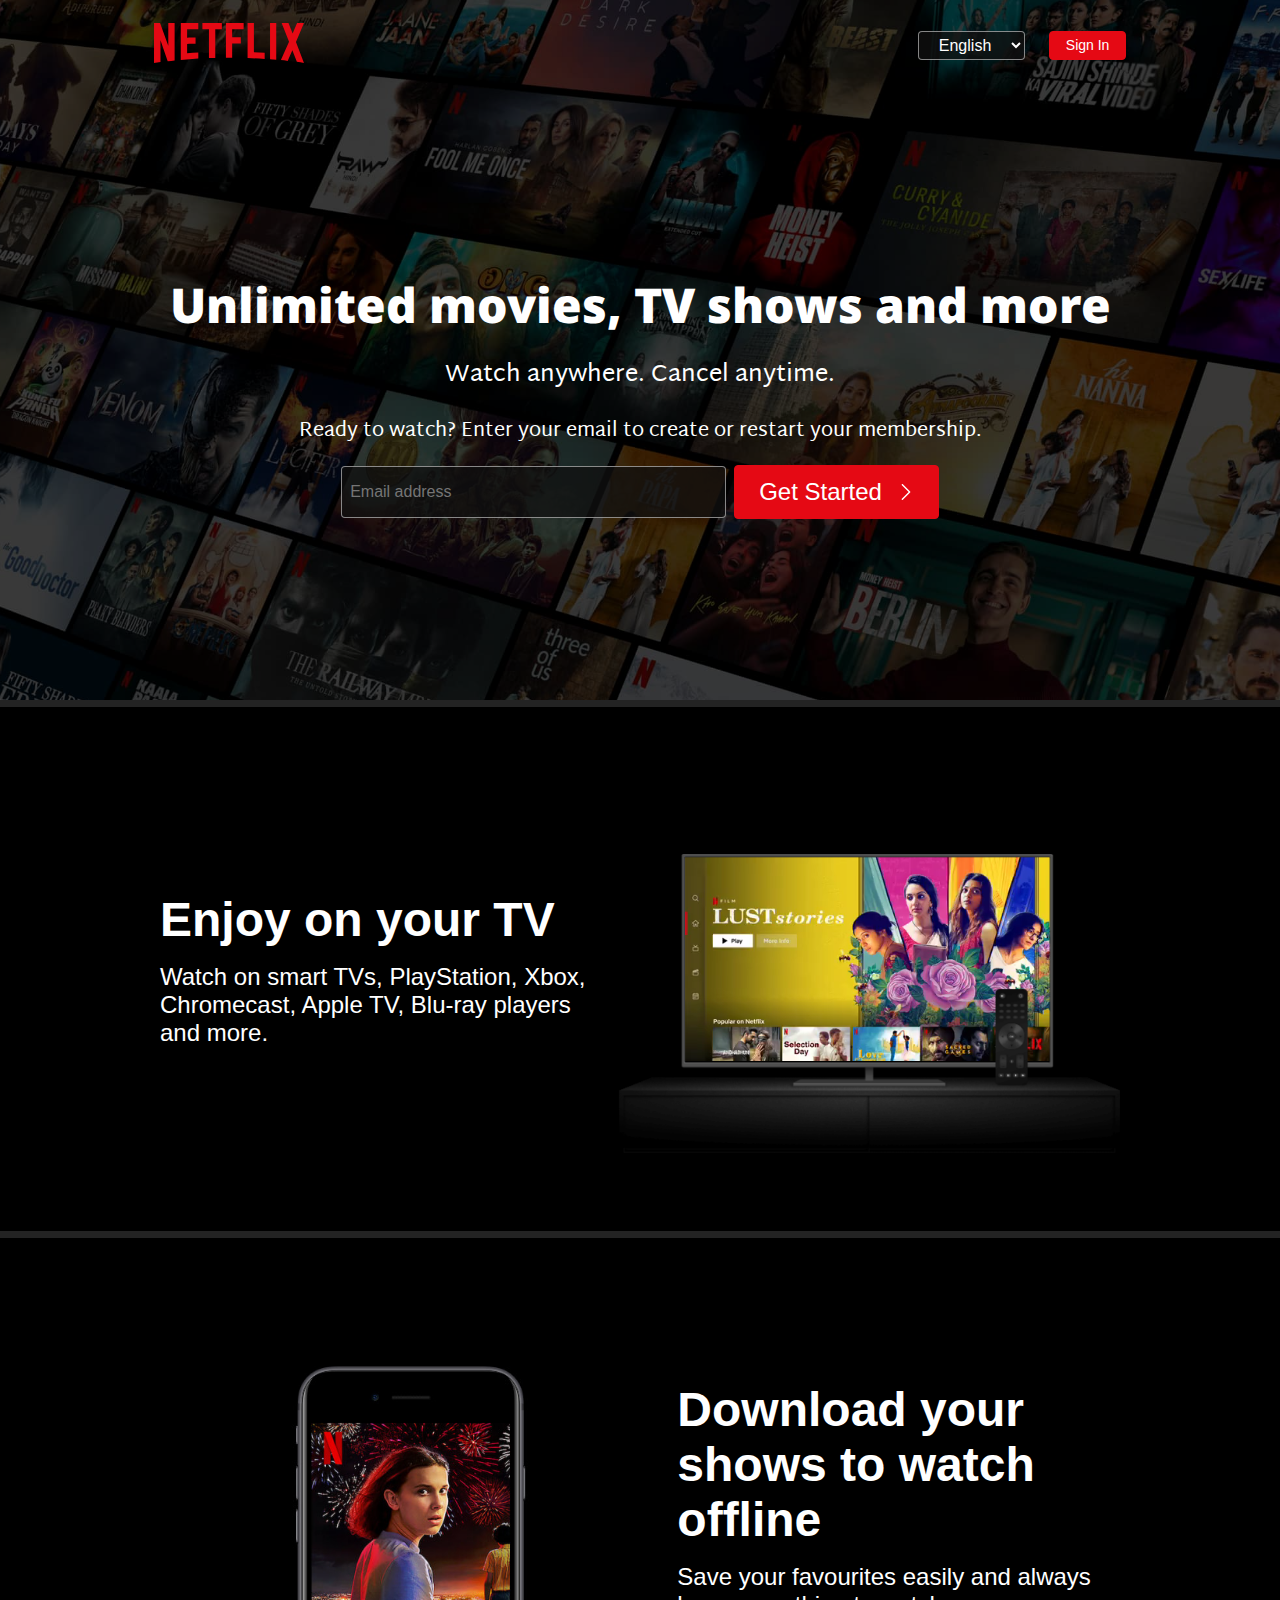
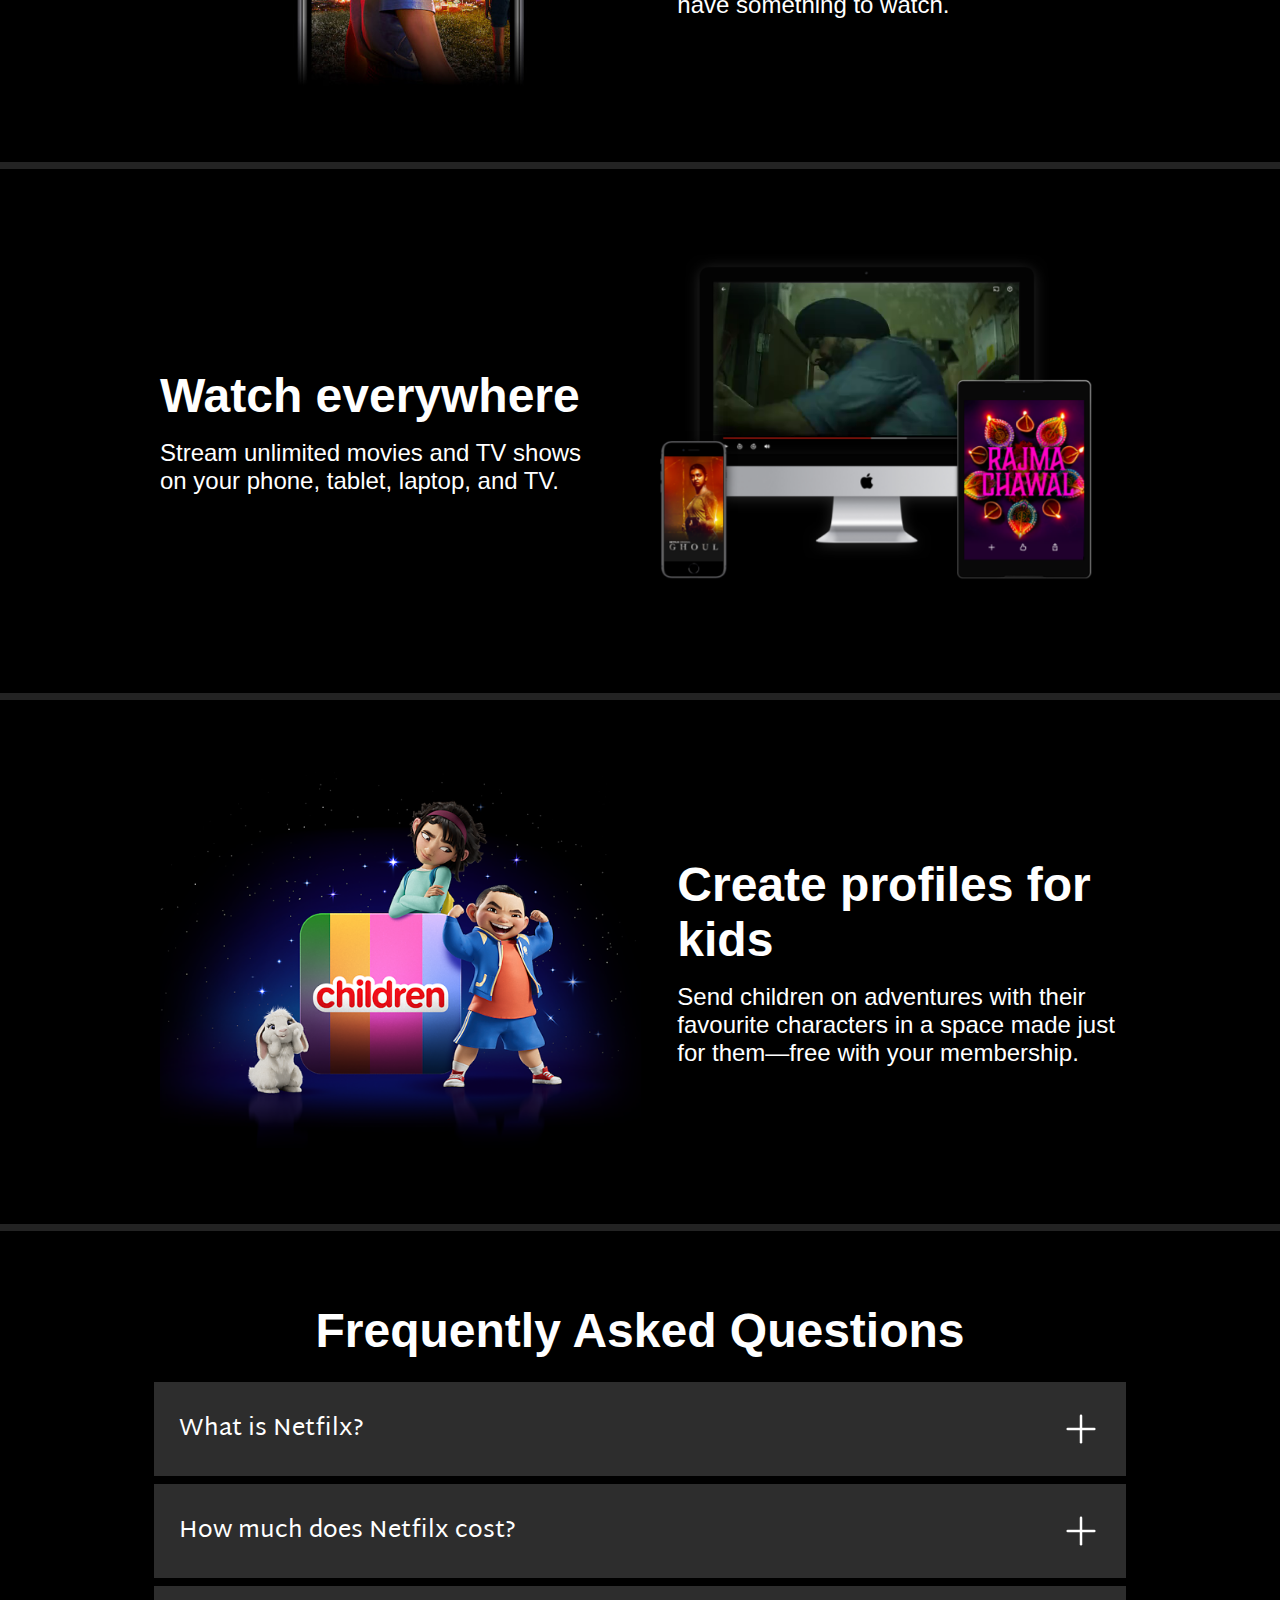
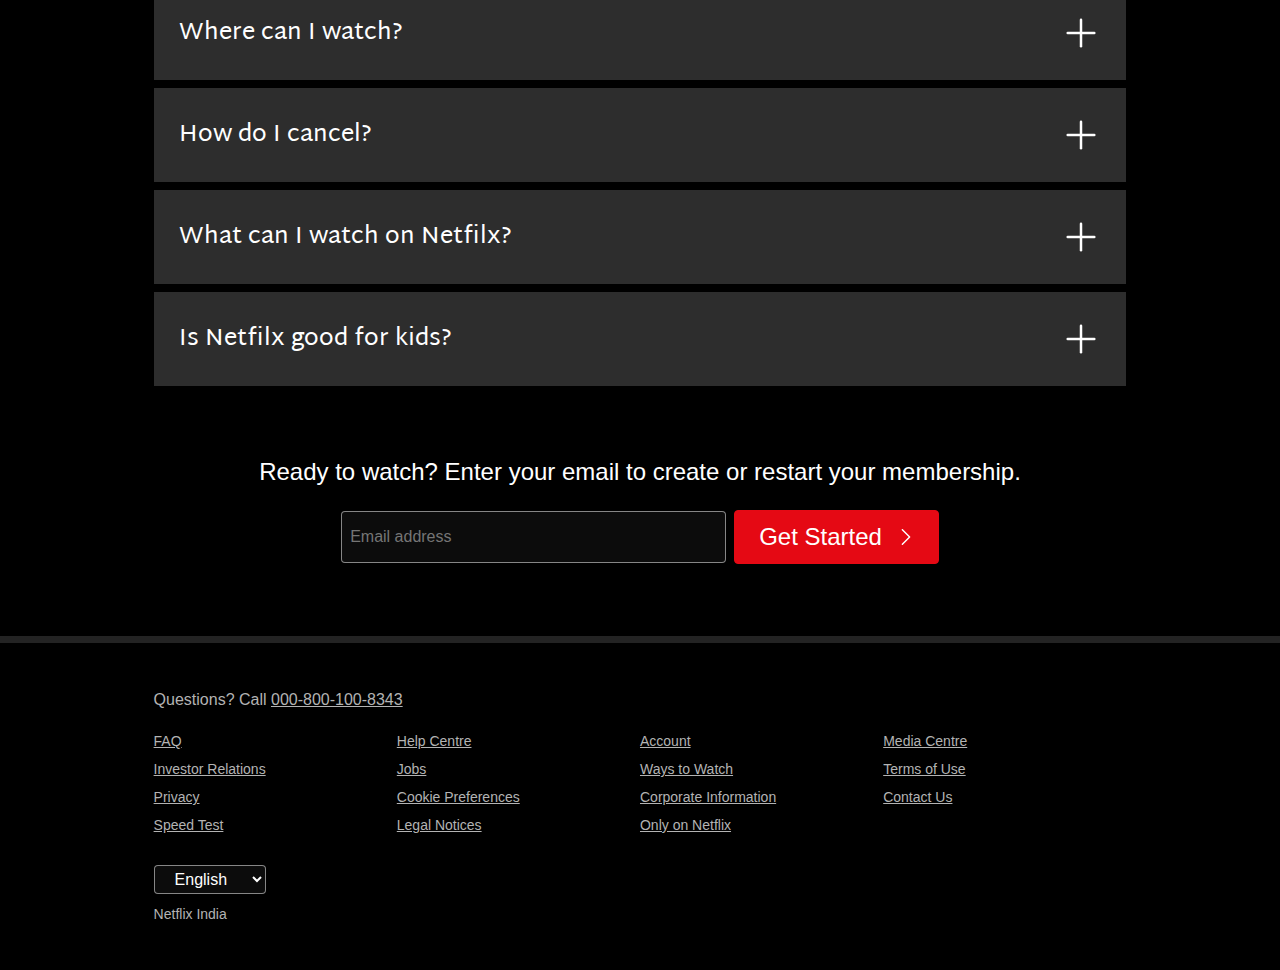
<file: Netflix Clone/index.html>
<!DOCTYPE html>
<html lang="en">
<head>
    <meta charset="UTF-8">
    <meta name="viewport" content="width=device-width, initial-scale=1.0">
    <title>NETFLIX</title>
    <link rel="stylesheet" href="style.css">
</head>
<body>
    <div class="main">
        <nav>
            <span>
                <img src="Assets/logo.svg" alt="">
            </span>
            <div class="nav-btn">
                <select name="English" id="lang" class="btn">
                    <option value="English">English</option>
                    <option value="Hindi">Hindi</option>
                </select>
                <button class="btn btn-red-si">Sign In</button>
            </div>
        </nav>
        <div class="box">
        </div>
        <div class="hero">
            <span>Unlimited movies, TV shows and more</span>
            <span>Watch anywhere. Cancel anytime.</span>
            <span>Ready to watch? Enter your email to create or restart your membership.</span>
            <div class="get-started">
                <input class="email btn" type="text" placeholder="Email address">
                <button class="btn btn-red-gs">Get Started <img src="Assets/right-arrow.svg" height="16px" alt=""></button>
            </div>
        </div>
        <div class="separation"></div>
        <section class="first">
            <div class="first-text">
                <h2>
                    Enjoy on your TV
                </h2>
                <p>
                    Watch on smart TVs, PlayStation, Xbox, Chromecast, Apple TV, Blu-ray players and more.
                </p>
            </div>
            <div class="tv-img">
                <img src="Assets/tv.png" alt="">
                <video src="Assets/videoTv.m4v" autoplay loop muted></video>
            </div>
        </section>
        <div class="separation"></div>
        <section class="first second">
            <div class="tv-img">
                <img src="Assets/mobile.jpg" alt="">
            </div>
            <div class="first-text">
                <h2>
                    Download your shows to watch offline
                </h2>
                <p>
                    Save your favourites easily and always have something to watch.
                </p>
            </div>
        </section>
        <div class="separation"></div>
        <section class="first third">
            <div class="first-text">
                <h2>
                    Watch everywhere
                </h2>
                <p>
                    Stream unlimited movies and TV shows on your phone, tablet, laptop, and TV.
                </p>
            </div>
            <div class="tv-img pc-img">
                <img src="Assets/device-pile-in.png" alt="">
                <video src="Assets/video1.m4v" autoplay loop muted></video>
            </div>
        </section>
        <div class="separation"></div>
        <section class="first">
            <div class="tv-img">
                <img src="Assets/child.png" alt="">
            </div>
            <div class="first-text">
                <h2>
                    Create profiles for kids
                </h2>
                <p>
                    Send children on adventures with their favourite characters in a space made just for them—free with your membership.
                </p>
            </div>
        </section>
        <div class="separation"></div>
        <section class="faq">
            <h2>
                Frequently Asked Questions
            </h2>
            <button class="box-faq"><span>What is Netfilx?</span><img src="Assets/add-01.svg" alt=""></button>
            <button class="box-faq"><span>How much does Netfilx cost?</span><img src="Assets/add-01.svg" alt=""></button>
            <button class="box-faq"><span>Where can I watch?</span><img src="Assets/add-01.svg" alt=""></button>
            <button class="box-faq"><span>How do I cancel?</span><img src="Assets/add-01.svg" alt=""></button>
            <button class="box-faq"><span>What can I watch on Netfilx?</span><img src="Assets/add-01.svg" alt=""></button>
            <button class="box-faq"><span>Is Netfilx good for kids?</span><img src="Assets/add-01.svg" alt=""></button>
        </section>
        <div class="email-last">
            <span>Ready to watch? Enter your email to create or restart your membership.</span>
            <div class="get-started">
                <input class="email btn" type="text" placeholder="Email address">
                <button class="btn btn-red-gs">Get Started <img src="Assets/right-arrow.svg" height="16px" alt=""></button>
            </div>
        </div>
        <div class="separation"></div>
        <footer>
            <span>
                Questions? Call <a target="_blank" href="https://www.netflix.com/in/">000-800-100-8343</a>
            </span>
            <div class="footer">
                <div class="footer-list">
                    <a target="_blank" href="https://www.netflix.com/in/">FAQ</a>
                    <a target="_blank" href="https://www.netflix.com/in/">Investor Relations</a>
                    <a target="_blank" href="https://www.netflix.com/in/">Privacy</a>
                    <a target="_blank" href="https://www.netflix.com/in/">Speed Test</a>
                </div>
                <div class="footer-list">
                    <a target="_blank" href="https://www.netflix.com/in/">Help Centre</a>
                    <a target="_blank" href="https://www.netflix.com/in/">Jobs</a>
                    <a target="_blank" href="https://www.netflix.com/in/">Cookie Preferences</a>
                    <a target="_blank" href="https://www.netflix.com/in/">Legal Notices</a>
                </div>
                <div class="footer-list">
                    <a target="_blank" href="https://www.netflix.com/in/">Account</a>
                    <a target="_blank" href="https://www.netflix.com/in/">Ways to Watch</a>
                    <a target="_blank" href="https://www.netflix.com/in/">Corporate Information</a>
                    <a target="_blank" href="https://www.netflix.com/in/">Only on Netflix</a>
                </div>
                <div class="footer-list">
                    <a target="_blank" href="https://www.netflix.com/in/">Media Centre</a>
                    <a target="_blank" href="https://www.netflix.com/in/">Terms of Use</a>
                    <a target="_blank" href="https://www.netflix.com/in/">Contact Us</a>
                </div>
            </div>
            <select name="English" id="lang" class="btn footer-select">
                <option value="English">English</option>
                <option value="Hindi">Hindi</option>
            </select>
            <div style="padding-top: 12px;">Netflix India</div>
        </footer>
    </div>
</body>
</html>
</file>
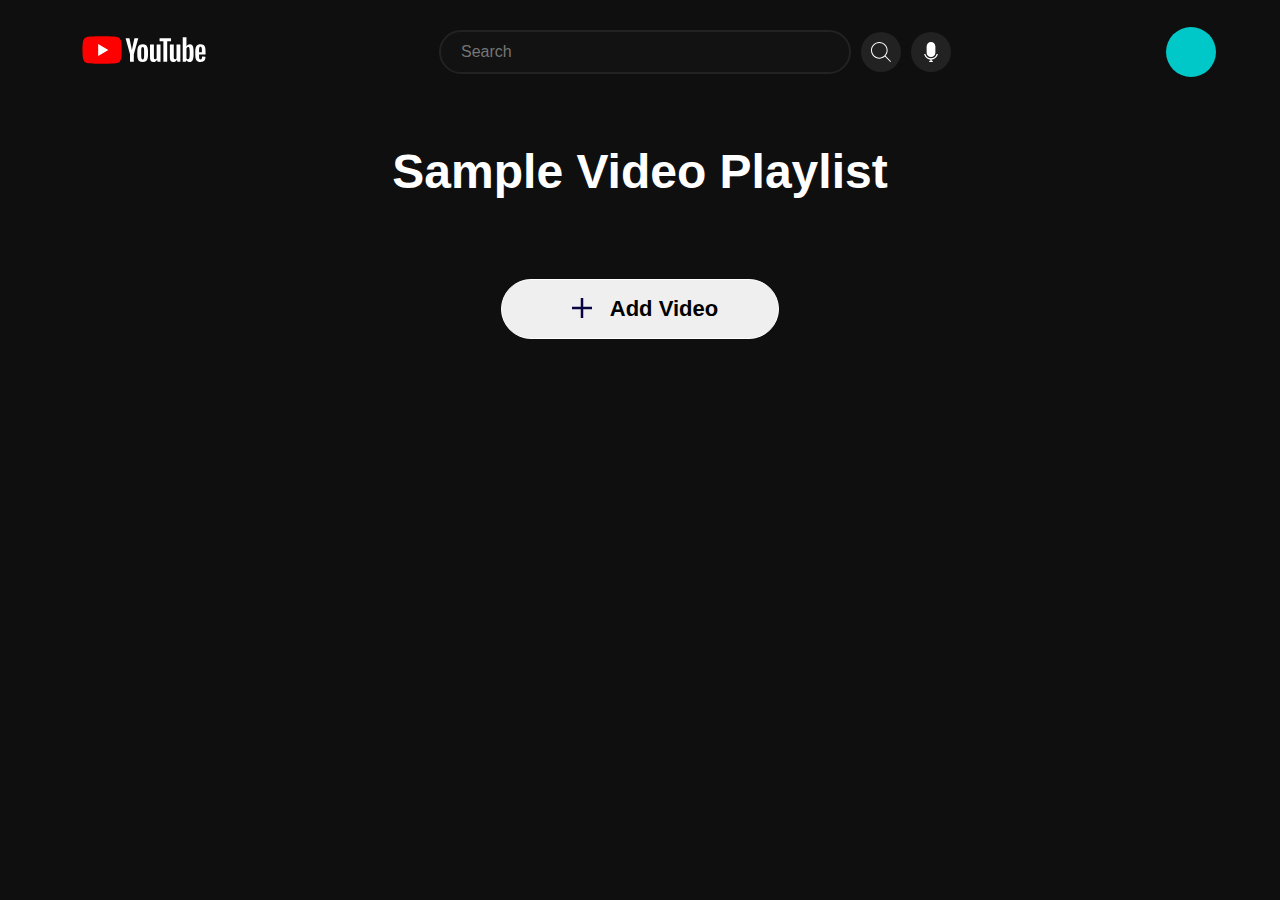
<file: Basic/CardGenerator/index.html>
<!DOCTYPE html>
<html lang="en">
<head>
    <meta charset="UTF-8">
    <meta name="viewport" content="width=device-width, initial-scale=1.0">
    <title>Sample YouTube Playlist</title>
    <link rel="stylesheet" href="style.css">
    <link rel="shortcut icon" href="Assets/YouTube-Logo.svg" type="image/x-icon">
</head>
<body>
    <nav>
        <div class="logo">
            <img src="Assets/YouTube-Logo.svg" alt="" height="100px" width="160px">
        </div>
        <div class="search-bar">
            <input type="text" class="search" placeholder="Search">
            <div class="search-img">
                <img src="Assets/search-icon.svg" height="20px" alt="">
            </div>
            <div class="search-img mic">
                <img src="Assets/microphone-icon.svg" height="20px" alt="">
            </div>
        </div>
        <div class="circle"></div>
    </nav>
    <h1>
        Sample Video Playlist
    </h1>
    <div class="container">
        <!-- <div class="card">
            <div class="video-number">1</div>
            <div class="image">
                <img src="Assets/youtube.jpg" alt="">
                <div class="capsule">12:34</div>
            </div>
            <div class="text">
                <div class="video-title">Sample Video Title 1</div>
                <div class="video-description">
                    <div>Channel name</div>
                    <div class="bullet"></div>
                    <div>Views</div>
                    <div class="bullet"></div>
                    <div>months ago</div>
                </div>
            </div>
        </div> -->
    </div>
    <button id="btn">
        <div class="add-img">
            <img src="Assets/add-icon.svg" height="40px" alt="">
        </div>
        <div>Add Video</div>
    </button>
    <script src="script.js"></script>
</body>
</html>
</file>
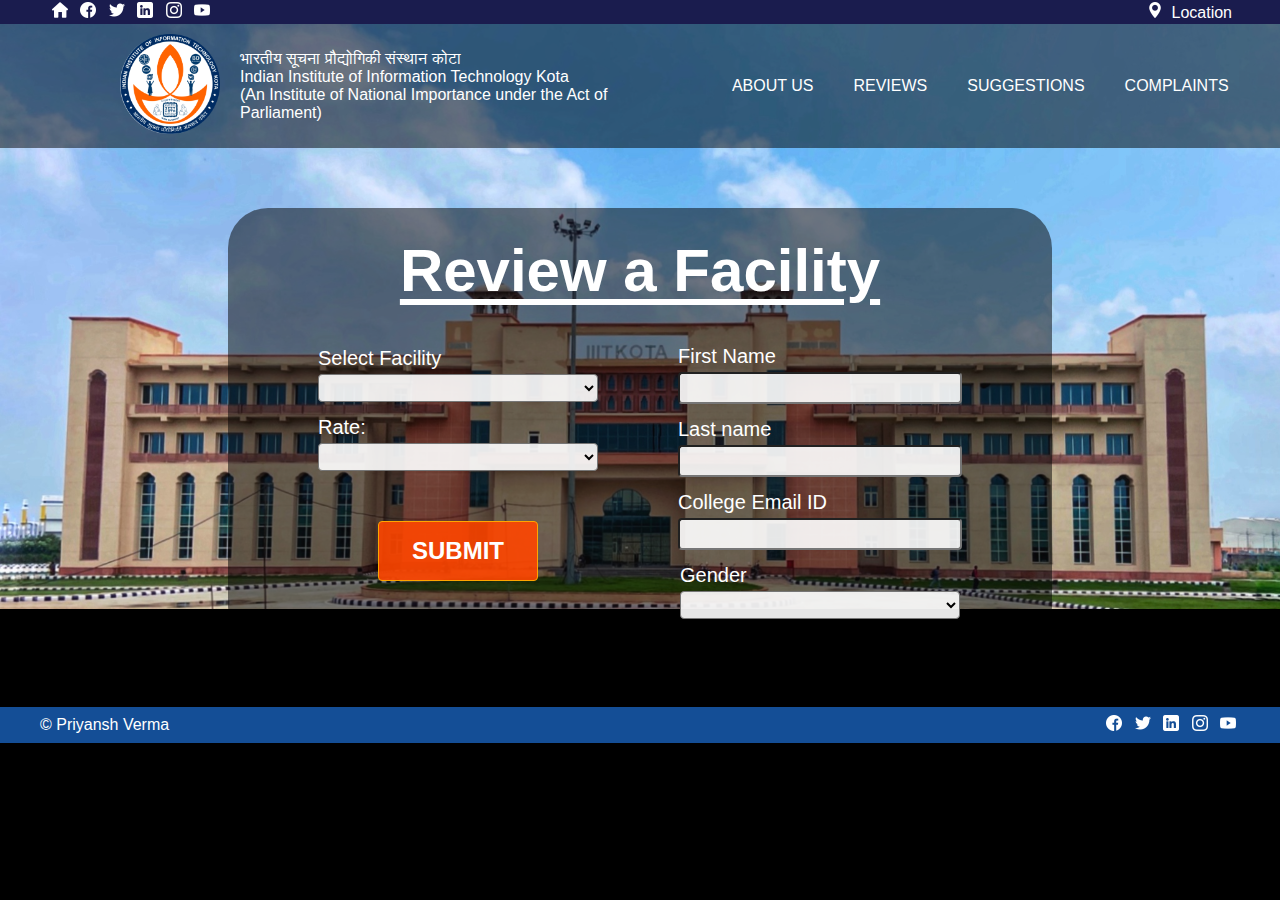
<file: College Review/FacilityReview/index.html>
<!DOCTYPE html>
<html lang="en">
  <head>
    <meta charset="UTF-8" />
    <meta name="viewport" content="width=device-width, initial-scale=1.0" />
    <title>Review a Facility</title>
    <link rel="shortcut icon" href="../Assets/iiitk-logo.png" type="image/x-icon">
    <link rel="stylesheet" href="style.css" />
  </head>
  <body>
    <header>
      <div class="header-left">
        <img src="../Assets/home.png" alt="" />
        <a href="https://www.facebook.com/IIITKotaOffice/">
          <img src="../Assets/facebook.png" alt="" />
        </a>
        <a href="https://twitter.com/IIITKotaOffice">
          <img src="../Assets/twitter.png" alt="" />
        </a>
        <a href="https://www.linkedin.com/school/iiitkotaoffice">
          <img src="../Assets/linkedin.png" alt="" />
        </a>
        <a href="https://www.instagram.com/iiitkotaoffice/">
          <img src="../Assets/instagram.png" alt="" />
        </a>
        <a href="https://www.youtube.com/channel/UCMvxTDPPnyuEPSGgjOv6HBQ">
          <img src="../Assets/youtube.png" alt="" />
        </a>
      </div>
      <div class="header-right">
        <a href="https://goo.gl/maps/KfBmHcSVKmzt3hvj7">
          <img src="../Assets/location.png" alt="" />
          <span>Location</span>
        </a>
      </div>
    </header>
    <nav>
      <div class="logo">
        <img src="../Assets/iiitk-logo.png" alt="" />
      </div>
      <div class="description">
        <span>भारतीय सूचना प्रौद्योगिकी संस्थान कोटा </span>
        <span>Indian Institute of Information Technology Kota</span>
        <span
          >(An Institute of National Importance under the Act of
          Parliament)</span
        >
      </div>
      <div class="menu">
        <span>ABOUT US</span>
        <span>REVIEWS</span>
        <span>SUGGESTIONS</span>
        <span>COMPLAINTS</span>
      </div>
    </nav>
    <main>
      <div class="container">
        <h1>Review a Facility</h1>
        <form action="connect.php" method="post">
          <div class="left">
            <div class="group">
              <label for="selectCat">Select Facility</label>
              <select name="selectCat" id="selectCat">
                <option value=""></option>
                <option value="Placements">Placements</option>
                <option value="Mess">Mess</option>
                <option value="Hostel">Hostel</option>
                <option value="Network">Network</option>
                <option value="Infrastructure">Infrastructure</option>
                <option value="Academics">Academics</option>
                <option value="Campus">Campus Life</option>
              </select>
            </div>
            <div class="group">
              <label for="stars">Rate:</label>
              <select name="stars" id="stars">
                <option value=""></option>
                <option value="1">1</option>
                <option value="2">2</option>
                <option value="3">3</option>
                <option value="4">4</option>
                <option value="5">5</option>
              </select>
            </div>
            <button type="submit" class="btn">SUBMIT</button>
          </div>
          <div class="right">
            <div class="group">
              <label for="firstName">First Name</label>
              <input
                type="text"
                class="form-control"
                id="firstName"
                name="firstName"
              />
            </div>
            <div class="group">
              <label for="lastName">Last name</label>
              <input
                type="text"
                class="form-control"
                id="lastName"
                name="lastName"
              />
            </div>
            <div class="group">
              <label for="email">College Email ID</label>
              <input
                type="email"
                class="form-control"
                id="email"
                name="email"
              />
            </div>
            <div class="group">
              <label for="gender">Gender</label>
              <select name="gender" id="gender">
                <option value=""></option>
                <option value="m">Male</option>
                <option value="f">Female</option>
                <option value="o">Others</option>
              </select>
            </div>
          </div>
          
        </form>
      </div>
    </main>
    <footer>
      <div class="footer">&copy; Priyansh Verma</div>
      <div class="header-left">
        <a href="https://www.facebook.com/IIITKotaOffice/">
          <img src="../Assets/facebook.png" alt="" />
        </a>
        <a href="https://twitter.com/IIITKotaOffice">
          <img src="../Assets/twitter.png" alt="" />
        </a>
        <a href="https://www.linkedin.com/school/iiitkotaoffice">
          <img src="../Assets/linkedin.png" alt="" />
        </a>
        <a href="https://www.instagram.com/iiitkotaoffice/">
          <img src="../Assets/instagram.png" alt="" />
        </a>
        <a href="https://www.youtube.com/channel/UCMvxTDPPnyuEPSGgjOv6HBQ">
          <img src="../Assets/youtube.png" alt="" />
        </a>
      </div>
    </footer>
  </body>
</html>
</file>
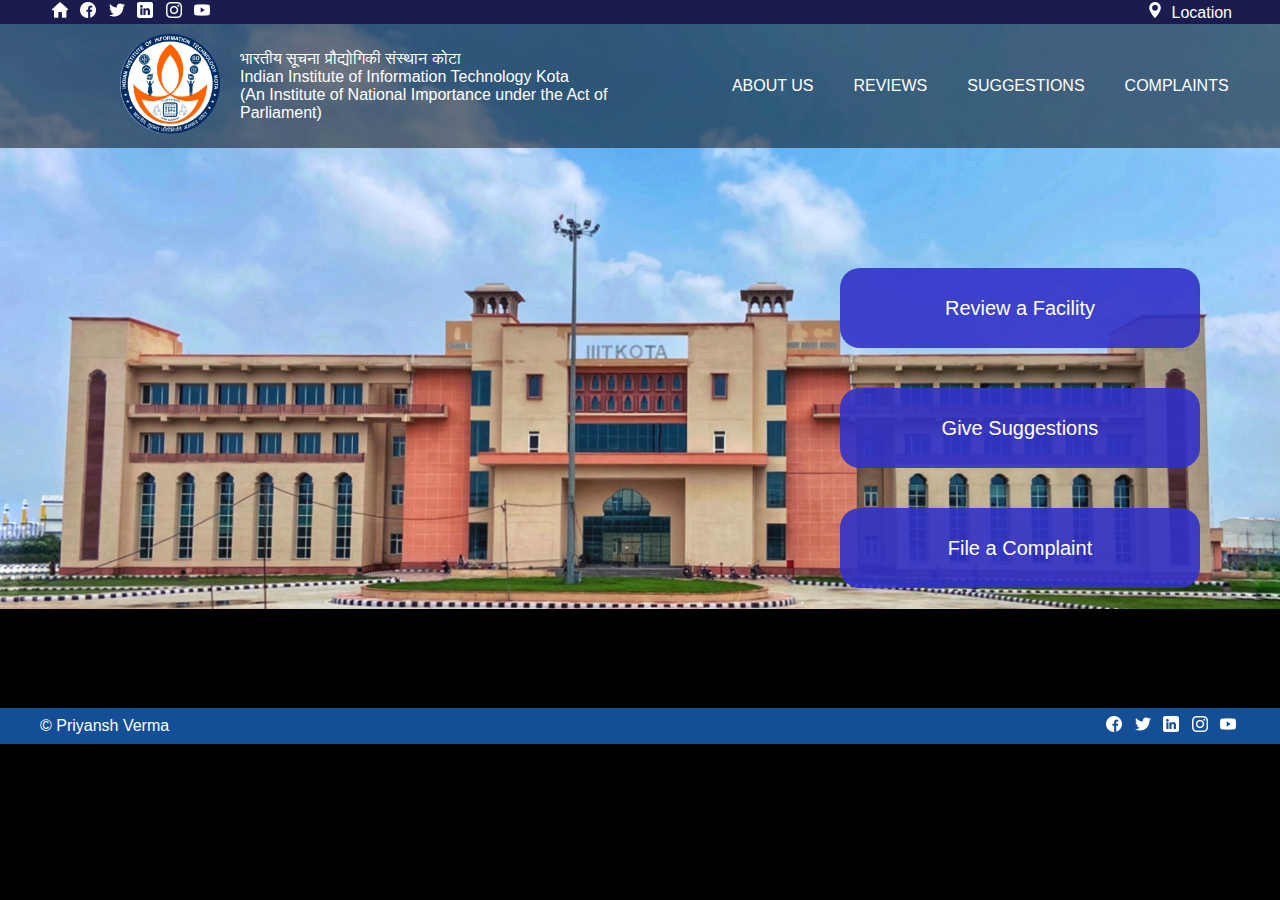
<file: College Review/HomePage/index.html>
<!DOCTYPE html>
<html lang="en">
<head>
    <meta charset="UTF-8">
    <meta name="viewport" content="width=device-width, initial-scale=1.0">
    <title>Home - College Review</title>
    <link rel="stylesheet" href="style.css">
    <link rel="shortcut icon" href="../Assets/iiitk-logo.png" type="image/x-icon">
</head>
<body>
    <header>
        <div class="header-left">
            <img src="../Assets/home.png" alt="">
            <a href="https://www.facebook.com/IIITKotaOffice/">
                <img src="../Assets/facebook.png" alt="">
            </a>
            <a href="https://twitter.com/IIITKotaOffice">
                <img src="../Assets/twitter.png" alt="">
            </a>
            <a href="https://www.linkedin.com/school/iiitkotaoffice">
                <img src="../Assets/linkedin.png" alt="">
            </a>
            <a href="https://www.instagram.com/iiitkotaoffice/">
                <img src="../Assets/instagram.png" alt="">
            </a>
            <a href="https://www.youtube.com/channel/UCMvxTDPPnyuEPSGgjOv6HBQ">
                <img src="../Assets/youtube.png" alt="">
            </a>
        </div>
        <div class="header-right">
            <a href="https://goo.gl/maps/KfBmHcSVKmzt3hvj7">
                <img src="../Assets/location.png" alt="">
                <span>Location</span>
            </a>
        </div>
    </header>
    <nav>
        <div class="logo">
            <img src="../Assets/iiitk-logo.png" alt="">
        </div>
        <div class="description">
            <span>भारतीय सूचना प्रौद्योगिकी संस्थान कोटा </span>
            <span>Indian Institute of Information Technology Kota</span>
            <span>(An Institute of National Importance under the Act of Parliament)</span>
        </div>
        <div class="menu">
            <span>ABOUT US</span>
            <span>REVIEWS</span>
            <span>SUGGESTIONS</span>
            <span>COMPLAINTS</span>
        </div>
    </nav>
    <main>
        <section></section>
        <aside>
            <a href="../FacilityReview/index.html" class="card review">Review a Facility</a>
            <div class="card suggestion">Give Suggestions</div>
            <div class="card complaint">File a Complaint</div>
        </aside>
    </main>
    <footer>
        <div class="footer">
            &copy; Priyansh Verma
        </div>
        <div class="header-left">
            <a href="https://www.facebook.com/IIITKotaOffice/">
                <img src="../Assets/facebook.png" alt="">
            </a>
            <a href="https://twitter.com/IIITKotaOffice">
                <img src="../Assets/twitter.png" alt="">
            </a>
            <a href="https://www.linkedin.com/school/iiitkotaoffice">
                <img src="../Assets/linkedin.png" alt="">
            </a>
            <a href="https://www.instagram.com/iiitkotaoffice/">
                <img src="../Assets/instagram.png" alt="">
            </a>
            <a href="https://www.youtube.com/channel/UCMvxTDPPnyuEPSGgjOv6HBQ">
                <img src="../Assets/youtube.png" alt="">
            </a>
        </div>
    </footer>
</body>
</html>
</file>
<file: Netflix Clone/style.css>
@import url('https://fonts.googleapis.com/css2?family=Martel+Sans:wght@400;600&family=Noto+Sans:wght@900;500&family=Roboto:wght@500&display=swap');

* {
    padding: 0;
    margin: 0;
}

:root {
    --color-red: rgb(229, 9, 20);
}

body {
    background-color: black;
}

.main {
    background-image: url("Assets/bg.jpg");
    background-position: center center;
    background-size: max(1300px, 100vw);
    background-repeat: no-repeat;
    height: 700px;
    /* width: 100vw; */
    position: relative;
}

.main .box {
    height: 700px;
    width: 100%;
    opacity: 0.7;
    position: absolute;
    top: 0;
    background-color: black;
}

nav {
    display: flex;
    justify-content: space-between;
    align-items: center;
    max-width: 76vw;
    margin: auto;
    height: 90px;
}

nav img {
    color: red;
    width: 150px;
    position: relative;
    z-index: 10;
}

nav button, select {
    position: relative;
    z-index: 10;
}

.hero {
    height: calc(100% - 90px);
    display: flex;
    align-items: center;
    justify-content: center;
    flex-direction: column;
    color: white;
    position: relative;
    gap: 16px;
    padding: 0px;
}

.hero > :first-child {
    font-weight: 900;
    /* width < 950px = font-size : 32px */
    font-family: 'Noto Sans', sans-serif;
    font-size: 48px;
    text-align: center;
}

.hero > :nth-child(2) {
    /* font-weight: 400; */
    /* width < 950px = font-size : 18px */
    font-family: 'Martel Sans', sans-serif;
    font-size: 24px;
    text-align: center;
}

.hero > :nth-child(3) {
    /* font-weight: 400; */
    /* width < 950px = font-size : 18px */
    font-family: 'Martel Sans', sans-serif;
    font-size: 20px;
    text-align: center;
}

.separation {
    height: 7px;
    background-color: rgb(35, 35, 35);
}

.btn {
    padding: 4px 16px;
    font-weight: 500;
    font-family: 'Segoe UI', Tahoma, Geneva, Verdana, sans-serif;
    background-color: rgba(0, 0, 0, 0);
    border-radius: 4px;
    color: white;
}

#lang option {
    color: black;
    padding: 6px 36px;
}

#lang {
    font-size: 16px;
    font-weight: 400;
    background-color: rgba(16, 16, 16, 0.75);
    border: 1px solid rgba(255, 255, 255, 0.5);
}

.btn-red-si {
    background-color: var(--color-red);
    font-size: 14px;
    border: 1px solid var(--color-red);
    cursor: pointer;
}

.btn-red-gs {
    background-color: var(--color-red);
    color: white;
    padding: 12px 24px;
    font-size: 24px;
    display: flex;
    align-items: center;
    justify-content: center;
    gap: 16px;
    border: 1px solid var(--color-red);
    cursor: pointer;
}

.email {
    padding: 16px 168px 16px 8px;
    font-size: 16px;
    border-radius: 4px;
    font-weight: 500;
    color: white;
    background-color: rgba(16, 16, 16, 0.75);
    border: 1px solid rgba(255, 255, 255, 0.5);
}

.get-started {
    display: flex;
    align-items: center;
    justify-content: center;
    gap: 8px;
}

.nav-btn {
    display: flex;
    gap: 24px;
}

.first {
    display: flex;
    justify-content: center;
    align-items: center;
    padding: 72px 0px;
    font-family: 'Segoe UI', Tahoma, Geneva, Verdana, sans-serif;
    color: white;
    max-width: 75vw;
    margin: auto;
    gap: 16px;
}

h2 {
    font-size: 48px;
    font-weight: 900;
}

.first-text p {
    font-size: 24px;
    font-weight: 400;
    margin: 16px 0px 0px;
}

.tv-img {
    position: relative;
}

.tv-img img {
    height: 376px;    
    z-index: 10;
    /* width: 48vw; */
    position: relative;
}

.tv-img video {
    position: absolute;
    height: 210px;
    width: 376px;
    right: 60px;
    top: 72px;
}

.pc-img video {
    width: 308px;
    height: 172px;
    right: 100px;
    top: 32px;
}

.faq {
    display: flex;
    justify-content: center;
    align-items: center;
    padding: 72px 0px;
    font-family: 'Segoe UI', Tahoma, Geneva, Verdana, sans-serif;
    color: white;
    max-width: 76vw;
    margin: auto;
    flex-direction: column;
    gap: 8px;

}

.faq h2 {
    padding-bottom: 16px;
}

.box-faq {
    background-color: rgb(45, 45, 45);
    font-family: 'Segoe UI', Tahoma, Geneva, Verdana, sans-serif;
    color: white;
    font-size: 24px;
    padding: 24px;
    width: 76vw;
    border: 1px solid rgb(45, 45, 45);
    display: flex;
    align-items: center;
    justify-content: space-between;
    cursor: pointer;
}

.box-faq:hover {
    background-color: rgb(65, 65, 65);
}

.faq span {
    font-family: 'Martel Sans', sans-serif;
    font-size: 24px;
    text-align: center;
    color: white;
}

.email-last {
    display: flex;
    flex-direction: column;
    align-items: center;
    color: white;
    font-family: 'Segoe UI', Tahoma, Geneva, Verdana, sans-serif;
    font-size: 24px;
    font-weight: 400;
    gap: 24px;
    padding-bottom: 72px;
}

footer {
    padding: 48px;
    color: rgb(179, 179, 179);
    max-width: 76vw;
    margin: auto;
    font-family: 'Segoe UI', Tahoma, Geneva, Verdana, sans-serif;
    font-size: 14px;
    font-weight: 500;
}

footer a {
    color: rgb(179, 179, 179);
}

footer span {
    font-size: 16px;
    color: rgb(179, 179, 179);
}

.footer span {
    font-size: 14px;
}

.footer {
    display: grid;
    grid-template-columns: 1fr 1fr 1fr 1fr;
    color: white;
    padding-bottom: 32px;
}

.footer-list {
    padding-top: 24px;
    display: flex;
    gap: 12px;
    flex-direction: column;
}

.footer-select {
    width: 112px;
}

@media screen and (max-width: 960px) {
    .first {
        flex-wrap: wrap;
    }
    .footer {
        grid-template-columns: 1fr 1fr;
    }
    .hero > :nth-child(1) {
        font-size: 32px;
    }
    .hero > :nth-child(2) {
        font-size: 18px;
    }
    .hero > :nth-child(3) {
        font-size: 18px;
    }
    h2 {
        font-size: 32px;
    }
    p {
        font-size: 18px;
    }
    .first-text {
        display: flex;
        flex-direction: column;
        justify-content: center;
        align-items: center;
    }
}

@media screen and (max-width: 600px) {
    .get-started {
        flex-wrap: wrap;
        gap: 16px;
    }
}
</file>
<file: Basic/CardGenerator/style.css>
* {
    margin: 0;
    padding: 0;
}

body {
    background-color: #0f0f0f;
    color: white;
    display: flex;
    justify-content: center;
    align-items: center;
    flex-direction: column;
    font-family: 'Segoe UI', Tahoma, Geneva, Verdana, sans-serif;
}

nav {
    display: flex;
    justify-content: space-between;
    align-items: center;
    width: 90vw;
}

.circle {
    background-color: rgb(0, 200, 200);
    height: 50px;
    width: 50px;
    border-radius: 50px;
}

.search-bar {
    display: flex;
    width: 40vw;
    justify-content: space-between;
    align-items: center;
}

.search {
    background-color: #121212;
    border: 2px solid #222222;
    border-radius: 40px;
    color: #ffffff;
    height: 32px;
    width: 30vw;
    padding: 4px;
    padding-left: 20px;
    font-size: 16px;
}

.search-img {
    display: flex;
    justify-content: center;
    align-items: center;
    background-color: #222222;
    height: 40px;
    width: 40px;
    border-radius: 40px;
}

.mic:hover {
    cursor: pointer;
    background-color: #3d3d3d;
}

h1 {
    margin: 40px;
    font-size: 48px;
}

.image img {
    height: 100px;
}

.image {
    position: relative;
}

.capsule {
    position: absolute;
    right: 4px;
    bottom: 8px;
    padding: 2px 6px;
    border-radius: 6px;
    font-size: 14px;
    background-color: rgba(0, 0, 0, 0.5);
}

.container {
    display: flex;
    flex-direction: column;
    gap: 10px;
}

.card {
    display: flex;
    /* border: 2px solid red; */
    border-radius: 16px;
    width: 800px;
    /* align-items: center; */
    gap: 12px;
    padding: 10px;
}

.card:hover {
    cursor: pointer;
    background-color: #272727;
}

.video-title {
    font-size: 24px;
    font-weight: 600;
}

.bullet {
    background-color: #aaaaaa;
    margin-top: 4px;
    width: 4px;
    height: 4px;
    border-radius: 4px;
}

.video-number {
    margin-top: 36px;
    color: #aaaaaa;
}

.video-description {
    display: flex;
    align-items: center;
    gap: 8px;
    color: #aaaaaa;
}

button {
    display: flex;
    align-items: center;
    justify-content: center;
    gap: 8px;
    margin: 40px 0px;
    padding: 4px 60px;
    font-size: 22px;
    font-weight: 600;
    border: 1px solid white;
    border-radius: 40px;
}

button:hover {
    cursor: pointer;
    background-color: #e6e6e6;
}

.add-img {
    margin-top: 4px;
}
</file>
<file: College Review/FacilityReview/style.css>
* {
    padding: 0;
    margin: 0;
}

* {
    margin: 0;
    padding: 0;
}

a {
    text-decoration: none;
}

header {
    background-color: #1a1c4e;
    height: 24px;
    display: flex;
    justify-content: space-between;
    align-items: center;
    padding: 0px 48px;
}

header img, .header-left img {
    height: 16px;
    width: 16px;
    padding: 0 4px;
}

header img, a:hover {
    cursor: pointer;
    color: orange;
}

.header-right {
    display: flex;
    align-items: center;
    justify-content: center;
    gap: 8px;
}

.header-right a span {
    text-decoration: none;
    color: white;
}

.header-right a span:hover {
    color: orangered;
}

body {
    background-color: black;
    color: white;
    font-family: 'Segoe UI', Tahoma, Geneva, Verdana, sans-serif;
    height: 100vh;
    background-image: url(../Assets/iiitkota.jpeg);
    background-size: 100vw;
    background-position: top center;
    background-repeat: no-repeat;
}

nav {
    display: flex;
    justify-content: space-around;
    align-items: center;
    gap: 20px;
    background-color: rgba(0, 0, 0, 0.5);
    
    padding: 10px 20px 10px 120px;
}

.logo img {
    height: 100px;
    width: 100px;
}

.description {
    display: flex;
    flex-direction: column;
}

.menu {
    display: flex;
    align-items: center;
    justify-content: center;
    width: 45vw;
    gap: 40px;
}

.menu span:hover {
    cursor: pointer;
    text-decoration: underline;
    text-underline-offset: 8px;
}


main {
    display: flex;
    align-items: center;
    justify-content: center;
    flex-direction: column;
    gap: 40px;
    margin: 40px;
    padding: 20px;
}

.container {
    display: flex;
    flex-direction: column;
    background-color: rgba(0, 0, 0, 0.5);
    gap: 40px;
    padding: 28px;
    border-radius: 40px;
    width: 60vw;
    align-items: center;
    justify-content: center;
}

h1 {
    font-size: 60px;
    text-decoration: underline;
    text-underline-offset: 8px;
}

form {
    display: flex;
    /* flex-direction: column; */
    align-items: center;
    justify-content: space-around;
    /* height: 248px; */
    font-size: 20px;
    gap: 80px;
}

.left, .right {
    display: flex;
    flex-direction: column;
    align-items: center;
    justify-content: space-around;
    gap: 14px;
}

.group {
    display: flex;
    flex-direction: column;
    align-items: baseline;
    justify-content: baseline;
    gap: 4px;
}

input, select {
    background-color: rgba(255, 255, 255, .9);
    border-radius: 4px;
}

select {
    height: 28px;
    width: 280px;
}

input {
    height: 24px;
    width: 260px;
    padding: 2px 10px;
}

button {
    width: 160px;
    height: 60px;
    padding: 2px 10px;
    font-size: 24px;
    margin: 36px;
    border-radius: 4px;
    background-color: rgba(255, 70, 0, 0.9);
    color: white;
    font-weight: 600;
    border: 1px solid orange;
}

button:hover {
    cursor: pointer;
    background-color: rgba(255, 166, 0, 0.9);
    transition: all 0.7s;
}

footer {
    background-color: #144e96;
    padding: 8px 40px;
    display: flex;
    align-items: center;
    justify-content: space-between;
}
</file>
<file: College Review/HomePage/style.css>
* {
    margin: 0;
    padding: 0;
}

a {
    text-decoration: none;
}

header {
    background-color: #1a1c4e;
    height: 24px;
    display: flex;
    justify-content: space-between;
    align-items: center;
    padding: 0px 48px;
}

header img, .header-left img {
    height: 16px;
    width: 16px;
    padding: 0 4px;
}

header img, a:hover {
    cursor: pointer;
    color: orange;
}

.header-right {
    display: flex;
    align-items: center;
    justify-content: center;
    gap: 8px;
}

.header-right a span {
    text-decoration: none;
    color: white;
}

.header-right a span:hover {
    color: orangered;
}

body {
    background-color: black;
    color: white;
    font-family: 'Segoe UI', Tahoma, Geneva, Verdana, sans-serif;
    height: 100vh;
    background-image: url(../Assets/iiitkota.jpeg);
    background-size: 100vw;
    background-position: top center;
    background-repeat: no-repeat;
}

nav {
    display: flex;
    justify-content: space-around;
    align-items: center;
    gap: 20px;
    background-color: rgba(0, 0, 0, 0.5);
    
    padding: 10px 20px 10px 120px;
}

.logo img {
    height: 100px;
    width: 100px;
}

.description {
    display: flex;
    flex-direction: column;
}

.menu {
    display: flex;
    align-items: center;
    justify-content: center;
    width: 45vw;
    gap: 40px;
}

.menu span:hover {
    cursor: pointer;
    text-decoration: underline;
    text-underline-offset: 8px;
}

main {
    
    /* min-height: calc(100vh - 186px); */
    display: flex;
    align-items: center;
    justify-content: space-between;
    /* background-color: rgba(0, 0, 0, 0.0); */
    padding: 100px 80px 100px 0px;
}

aside {
    display: flex;
    flex-direction: column;
    height: 360px;
    align-items: center;
    justify-content: center;
    gap: 40px;
}

.card {
    height: 80px;
    width: 360px;
    background-color: rgba(50, 50, 200, .9);
    /* border: 2px solid red; */
    display: flex;
    align-items: center;
    justify-content: center;
    border-radius: 20px;
    cursor: pointer;
    font-size: 20px;
}

aside > a {
    text-decoration: none;
    color: white;
}

footer {
    background-color: #144e96;
    padding: 8px 40px;
    display: flex;
    align-items: center;
    justify-content: space-between;
}
</file>
